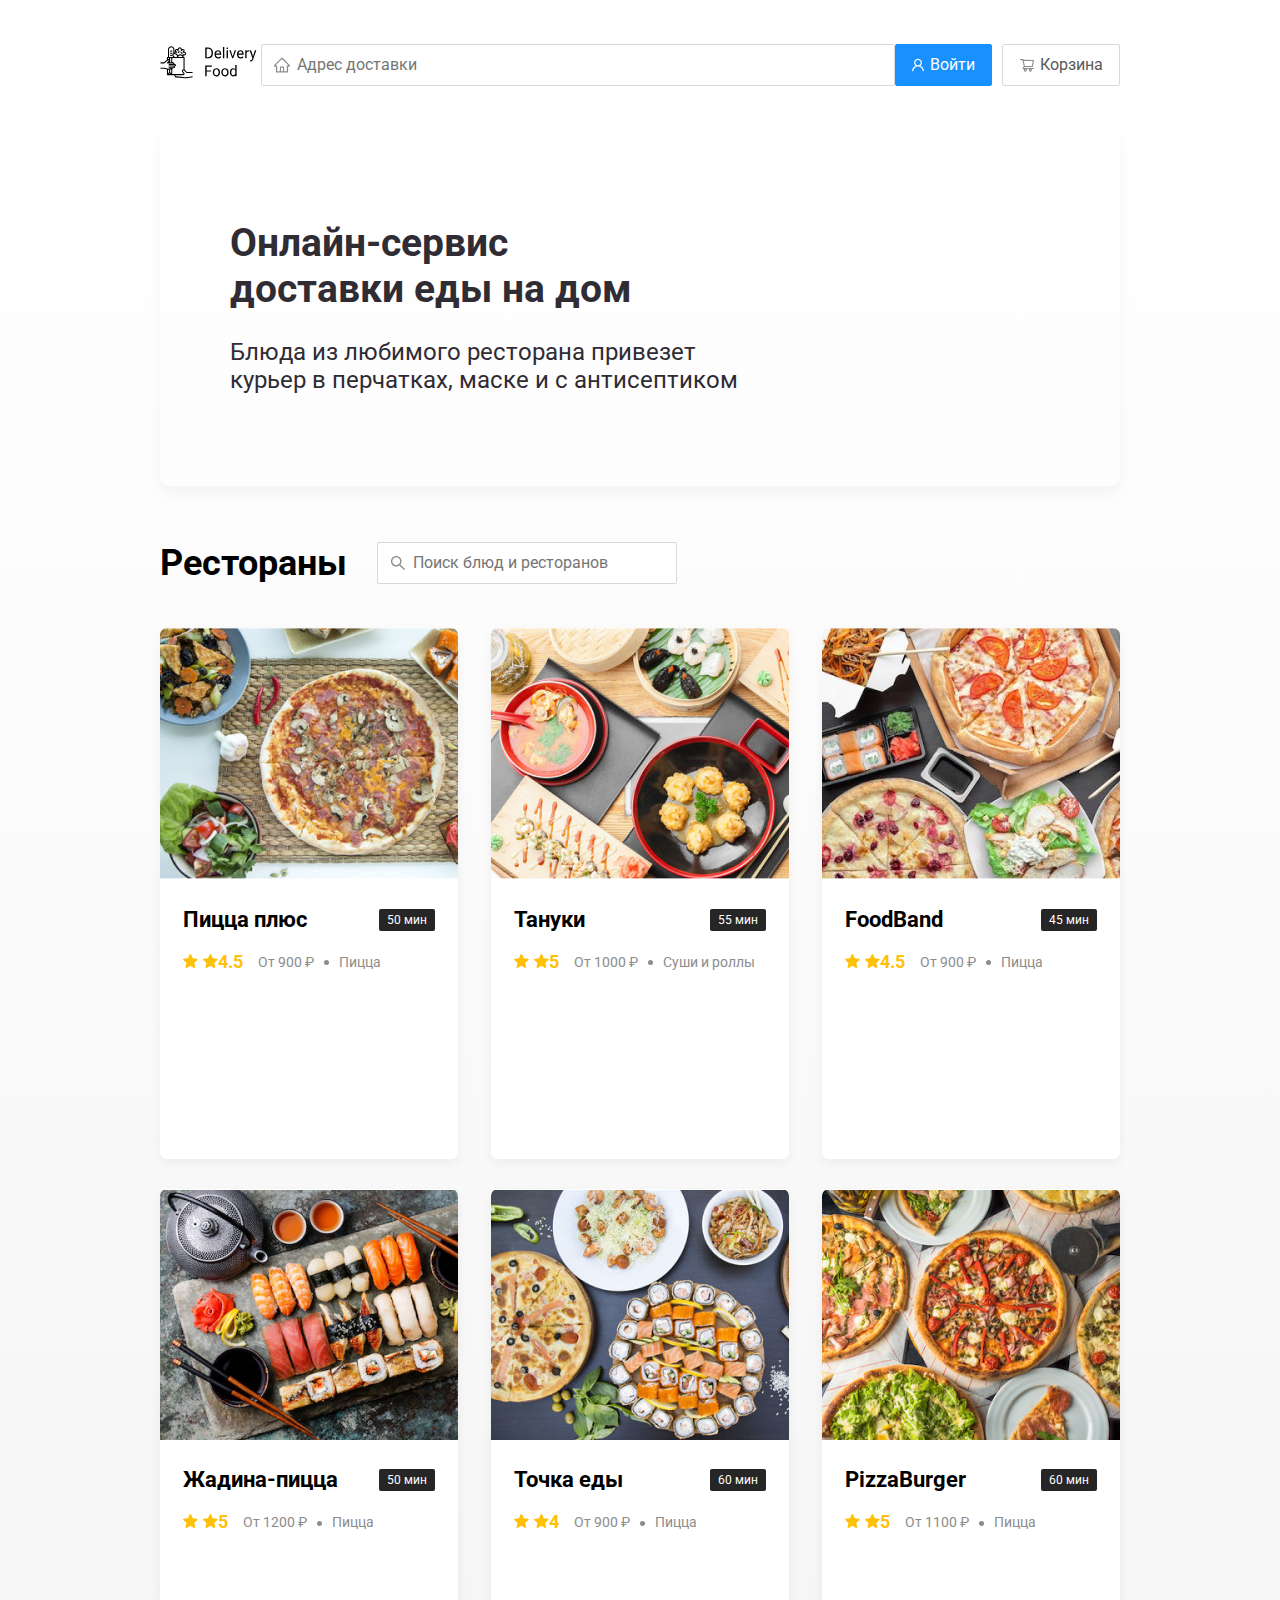
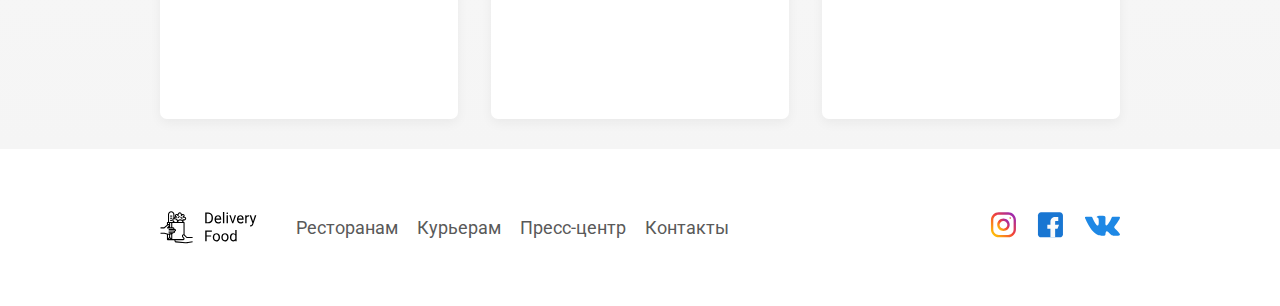
<file: index.html>
<!DOCTYPE html>
<html lang="ru">

<head>
    <meta charset="UTF-8">
    <meta name="viewport" content="width=device-width, initial-scale=1.0">
    <title>Delivery Food - доставка еды на дом</title>
    <link href="https://fonts.googleapis.com/css?family=Roboto:400,700&display=swap&subset=cyrillic" rel="stylesheet">
    <link rel="stylesheet" href="css/normalize.css">
    <link rel="stylesheet" href="css/animate.css">
    <link rel="stylesheet" href="./css/style.css">
</head>

<body>
    <div class="container">
        <header class="header">
            <a href="index.html" class="logo animated tada delay-2s">
                <img src="img/logo.svg" alt="logo" >
            </a>
            <input type="text" class="input input-address" placeholder="Адрес доставки">
            <div class="buttons">
                <button class="button button-primary">
                    <img src="img/user.svg" alt="user" class="button-icon">
                    <span class="button-text">Войти</span>
                </button>
                <button class="button">
                    <img src="img/cart.svg" alt="cart" class="button-icon">
                    <span class="button-text">Корзина</span>
                </button>
            </div>
        </header>

    </div>
    <!-- /.container -->
    <main class="main">
        <div class="container">
            <section class="promo">
                <h1 class="promo-title">Онлайн-сервис <br> доставки еды на дом</h1>
                <p class="promo-text">Блюда из любимого ресторана привезет курьер в перчатках, маске и с антисептиком
                </p>
            </section>

            <section class="restaurants">
                <div class="section-heading">
                    <h2 class="section-title">Рестораны</h2>
                    <input type="text" class="input input-search" placeholder="Поиск блюд и ресторанов">
                </div>
            </section>
            <div class="cards">
                <a href="restaurant.html" class="card animated fadeInUp">
                    <img src="img/image1.jpg" alt="image" class="card-img">
                    <div class="card-text">
                        <div class="card-heading">
                            <h3 class="card-title">Пицца плюс </h3>
                            <span class="card-tag tag">50 мин</span>
                        </div>
                        <!-- /.card-heading -->
                        <div class="card-info">
                            <div class="rating"><img src="img/rating.svg" alt="rating" class="rating-star">4.5</div>
                            <div class="price">От 900 ₽</div>
                            <div class="category">Пицца</div>
                        </div>
                        <!-- /.card-info -->
                    </div>
                    <!-- card-text -->
                </a>
                <!-- /.card -->

                <a href="restaurant.html" class="card animated fadeInUp delay-1s">
                    <img src="img/image2.jpg" alt="image" class="card-img">
                    <div class="card-text">
                        <div class="card-heading">
                            <h3 class="card-title">Тануки </h3>
                            <span class="card-tag tag">55 мин</span>
                        </div>
                        <!-- /.card-heading -->
                        <div class="card-info">
                            <div class="rating"><img src="img/rating.svg" alt="rating" class="rating-star">5</div>
                            <div class="price">От 1000 ₽</div>
                            <div class="category">Суши и роллы</div>
                        </div>
                        <!-- /.card-info -->
                    </div>
                    <!-- card-text -->
                </a>
                <!-- /.card -->

                <a href="restaurant.html" class="card animated fadeInUp delay-2s">
                    <img src="img/image3.jpg" alt="image" class="card-img">
                    <div class="card-text">
                        <div class="card-heading">
                            <h3 class="card-title">FoodBand </h3>
                            <span class="card-tag tag">45 мин</span>
                        </div>
                        <!-- /.card-heading -->
                        <div class="card-info">
                            <div class="rating"><img src="img/rating.svg" alt="rating" class="rating-star">4.5</div>
                            <div class="price">От 900 ₽</div>
                            <div class="category">Пицца</div>
                        </div>
                        <!-- /.card-info -->
                    </div>
                    <!-- card-text -->
                </a>
                <!-- /.card -->

                <a href="restaurant.html" class="card">
                    <img src="img/image4.jpg" alt="image" class="card-img">
                    <div class="card-text">
                        <div class="card-heading">
                            <h3 class="card-title">Жадина-пицца </h3>
                            <span class="card-tag tag">50 мин</span>
                        </div>
                        <!-- /.card-heading -->
                        <div class="card-info">
                            <div class="rating"><img src="img/rating.svg" alt="rating" class="rating-star">5</div>
                            <div class="price">От 1200 ₽</div>
                            <div class="category">Пицца</div>
                        </div>
                        <!-- /.card-info -->
                    </div>
                    <!-- card-text -->
                </a>
                <!-- /.card -->

                <a href="restaurant.html" class="card">
                    <img src="img/image5.jpg" alt="image" class="card-img">
                    <div class="card-text">
                        <div class="card-heading">
                            <h3 class="card-title">Точка еды </h3>
                            <span class="card-tag tag">60 мин</span>
                        </div>
                        <!-- /.card-heading -->
                        <div class="card-info">
                            <div class="rating"><img src="img/rating.svg" alt="rating" class="rating-star">4</div>
                            <div class="price">От 900 ₽</div>
                            <div class="category">Пицца</div>
                        </div>
                        <!-- /.card-info -->
                    </div>
                    <!-- card-text -->
                </a>
                <!-- /.card -->

                <a href="restaurant.html" class="card">
                    <img src="img/image6.jpg" alt="image" class="card-img">
                    <div class="card-text">
                        <div class="card-heading">
                            <h3 class="card-title">PizzaBurger </h3>
                            <span class="card-tag tag">60 мин</span>
                        </div>
                        <!-- /.card-heading -->
                        <div class="card-info">
                            <div class="rating"><img src="img/rating.svg" alt="rating" class="rating-star">5</div>
                            <div class="price">От 1100 ₽</div>
                            <div class="category">Пицца</div>
                        </div>
                        <!-- /.card-info -->
                    </div>
                    <!-- card-text -->
                </a>
                <!-- /.card -->

            </div>
            <!-- /.cards -->
        </div>

    </main>

    <footer class="footer">
        <div class="container">
            <div class="footer-block">
                <img src="img/logo.svg" alt="logo" class="logo footer-logo">
                <nav class="footer-nav">
                    <a href="#" class="footer-link">Ресторанам</a>
                    <a href="#" class="footer-link">Курьерам</a>
                    <a href="#" class="footer-link">Пресс-центр</a>
                    <a href="#" class="footer-link">Контакты</a>
                </nav>
                <div class="social-links">
                    <a href="#" class="social-link"><img src="img/instagram.svg" alt="instagram"></a>
                    <a href="#" class="social-link"><img src="img/facebook.svg" alt="facebook"></a>
                    <a href="#" class="social-link"><img src="img/vk.svg" alt="vk"></a>
                </div>
            </div>
        </div>
    </footer>

    <script src="js/main.js"></script>
    <script src="js/wow.min.js"></script>

</body>

</html>
</file>
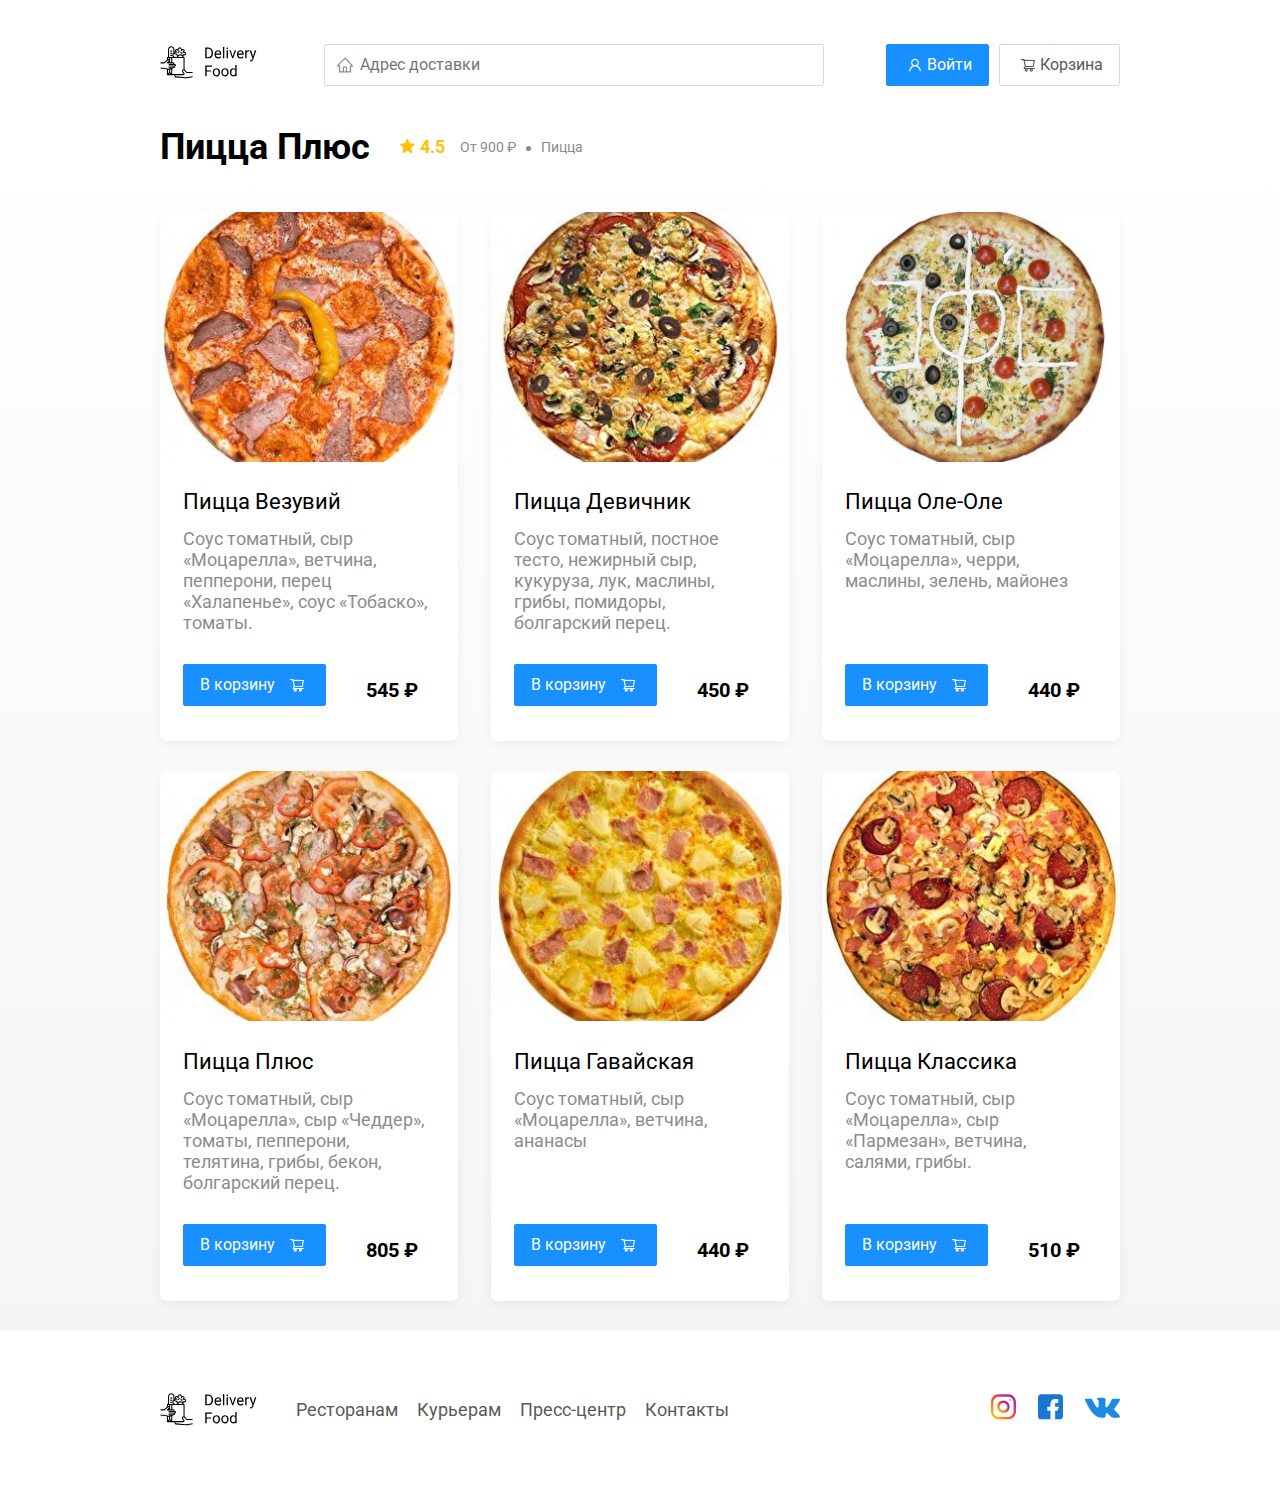
<file: restaurant.html>
<!DOCTYPE html>
<html lang="ru">
<head>
	<meta charset="UTF-8"/>
	<meta name="viewport" content="width=device-width, initial-scale=1.0"/>
	<title>PizzaBurger — доставка еды на дом</title>
	<link
			href="https://fonts.googleapis.com/css?family=Roboto:400,700&display=swap&subset=cyrillic"
			rel="stylesheet"
	/>
	<link rel="stylesheet" href="css/normalize.css"/>
	<link rel="stylesheet" href="css/style.css"/>
</head>
<body>
	<div class="container">
		<header class="header">
			<a href="index.html" class="logo">
				<img src="img/icon/logo.svg" alt="Logo"/>
			</a>
			<label class="address">
				<input type="text" class="input input-address" placeholder="Адрес доставки"/>
			</label>
			<div class="buttons">
				<button class="button button-primary button-auth">
					<span class="button-auth-svg"></span>
					<span class="button-text">Войти</span>
				</button>
				<button class="button" id="cart-button">
					<span class="button-cart-svg"></span>
					<span class="button-text">Корзина</span>
				</button>
			</div>
		</header>
	</div>
	<!-- /.container  -->

	<main class="main">
		<div class="container">
			<section class="menu">
				<div class="section-heading">
					<h2 class="section-title restaurant-title">Пицца Плюс</h2>
					<div class="card-info">
						<div class="rating">
							4.5
						</div>
						<div class="price">От 900 ₽</div>
						<div class="category">Пицца</div>
					</div>
					<!-- /.card-info -->
				</div>
				<div class="cards cards-menu">
					<div class="card">
						<img src="img/pizza-plus/pizza-vesuvius.jpg" alt="image" class="card-image"/>
						<div class="card-text">
							<div class="card-heading">
								<h3 class="card-title card-title-reg">Пицца Везувий</h3>
							</div>
							<!-- /.card-heading -->
							<div class="card-info">
								<div class="ingredients">Соус томатный, сыр «Моцарелла», ветчина, пепперони, перец
								                         «Халапенье», соус «Тобаско», томаты.
								</div>
							</div>
							<!-- /.card-info -->
							<div class="card-buttons">
								<button class="button button-primary button-add-cart">
									<span class="button-card-text">В корзину</span>
									<span class="button-cart-svg"></span>
								</button>
								<strong class="card-price-bold">545 ₽</strong>
							</div>
						</div>
						<!-- /.card-text -->
					</div>
					<!-- /.card -->

					<div class="card">
						<img src="img/pizza-plus/pizza-girls.jpg" alt="image" class="card-image"/>
						<div class="card-text">
							<div class="card-heading">
								<h3 class="card-title card-title-reg">Пицца Девичник</h3>
							</div>
							<!-- /.card-heading -->
							<div class="card-info">
								<div class="ingredients">Соус томатный, постное тесто, нежирный сыр, кукуруза, лук, маслины,
								                         грибы, помидоры, болгарский перец.
								</div>
							</div>
							<!-- /.card-info -->
							<div class="card-buttons">
								<button class="button button-primary button-add-cart">
									<span class="button-card-text">В корзину</span>
									<span class="button-cart-svg"></span>
								</button>
								<strong class="card-price-bold">450 ₽</strong>
							</div>
						</div>
						<!-- /.card-text -->
					</div>
					<!-- /.card -->

					<div class="card">
						<img src="img/pizza-plus/pizza-oleole.jpg" alt="image" class="card-image"/>
						<div class="card-text">
							<div class="card-heading">
								<h3 class="card-title card-title-reg">Пицца Оле-Оле</h3>
							</div>
							<!-- /.card-heading -->
							<div class="card-info">
								<div class="ingredients">Соус томатный, сыр «Моцарелла», черри, маслины, зелень, майонез
								</div>
							</div>
							<!-- /.card-info -->
							<div class="card-buttons">
								<button class="button button-primary button-add-cart">
									<span class="button-card-text">В корзину</span>
									<span class="button-cart-svg"></span>
								</button>
								<strong class="card-price-bold">440 ₽</strong>
							</div>
						</div>
						<!-- /.card-text -->
					</div>
					<!-- /.card -->

					<div class="card">
						<img src="img/pizza-plus/pizza-plus.jpg" alt="image" class="card-image"/>
						<div class="card-text">
							<div class="card-heading">
								<h3 class="card-title card-title-reg">Пицца Плюс</h3>
							</div>
							<!-- /.card-heading -->
							<div class="card-info">
								<div class="ingredients">Соус томатный, сыр «Моцарелла», сыр «Чеддер», томаты, пепперони,
								                         телятина, грибы, бекон, болгарский перец.
								</div>
							</div>
							<!-- /.card-info -->
							<div class="card-buttons">
								<button class="button button-primary button-add-cart">
									<span class="button-card-text">В корзину</span>
									<span class="button-cart-svg"></span>
								</button>
								<strong class="card-price-bold">805 ₽</strong>
							</div>
						</div>
						<!-- /.card-text -->
					</div>
					<!-- /.card -->

					<div class="card">
						<img src="img/pizza-plus/pizza-hawaiian.jpg" alt="image" class="card-image"/>
						<div class="card-text">
							<div class="card-heading">
								<h3 class="card-title card-title-reg">Пицца Гавайская</h3>
							</div>
							<!-- /.card-heading -->
							<div class="card-info">
								<div class="ingredients">Соус томатный, сыр «Моцарелла», ветчина, ананасы</div>
							</div>
							<!-- /.card-info -->
							<div class="card-buttons">
								<button class="button button-primary button-add-cart">
									<span class="button-card-text">В корзину</span>
									<span class="button-cart-svg"></span>
								</button>
								<strong class="card-price-bold">440 ₽</strong>
							</div>
						</div>
						<!-- /.card-text -->
					</div>
					<!-- /.card -->

					<div class="card">
						<img src="img/pizza-plus/pizza-classic.jpg" alt="image" class="card-image"/>
						<div class="card-text">
							<div class="card-heading">
								<h3 class="card-title card-title-reg">Пицца Классика</h3>
							</div>
							<!-- /.card-heading -->
							<div class="card-info">
								<div class="ingredients">Соус томатный, сыр «Моцарелла», сыр «Пармезан», ветчина, салями,
								                         грибы.
								</div>
							</div>
							<!-- /.card-info -->
							<div class="card-buttons">
								<button class="button button-primary button-add-cart">
									<span class="button-card-text">В корзину</span>
									<span class="button-cart-svg"></span>
								</button>
								<strong class="card-price-bold">510 ₽</strong>
							</div>
						</div>
						<!-- /.card-text -->
					</div>
					<!-- /.card -->
				</div>
				<!-- /.cards -->
			</section>
		</div>
		<!-- /.container -->
	</main>

	<footer class="footer">
		<div class="container">
			<div class="footer-block">
				<img src="img/icon/logo.svg" alt="logo" class="logo footer-logo"/>
				<nav class="footer-nav">
					<a href="#" class="footer-link">Ресторанам </a>
					<a href="#" class="footer-link">Курьерам</a>
					<a href="#" class="footer-link">Пресс-центр</a>
					<a href="#" class="footer-link">Контакты</a>
				</nav>
				<div class="social-links">
					<a href="#" class="social-link"><img src="img/social/instagram.svg" alt="instagram"/></a>
					<a href="#" class="social-link"><img src="img/social/fb.svg" alt="facebook"/></a>
					<a href="#" class="social-link"><img src="img/social/vk.svg" alt="vk"/></a>
				</div>
				<!-- /.social-links -->
			</div>
			<!-- /.footer-block -->
		</div>
	</footer>

	<div class="modal modal-cart">
		<div class="modal-dialog">
			<div class="modal-header">
				<h3 class="modal-title">Корзина</h3>
				<button class="close">&times;</button>
			</div>
			<!-- /.modal-header -->
			<div class="modal-body">
				<div class="food-row">
					<span class="food-name">Ролл угорь стандарт</span>
					<strong class="food-price">250 ₽</strong>
					<div class="food-counter">
						<button class="counter-button">-</button>
						<span class="counter">1</span>
						<button class="counter-button">+</button>
					</div>
				</div>
				<!-- /.foods-row -->
				<div class="food-row">
					<span class="food-name">Ролл угорь стандарт</span>
					<strong class="food-price">250 ₽</strong>
					<div class="food-counter">
						<button class="counter-button">-</button>
						<span class="counter">1</span>
						<button class="counter-button">+</button>
					</div>
				</div>
				<!-- /.foods-row -->
				<div class="food-row">
					<span class="food-name">Ролл угорь стандарт</span>
					<strong class="food-price">250 ₽</strong>
					<div class="food-counter">
						<button class="counter-button">-</button>
						<span class="counter">1</span>
						<button class="counter-button">+</button>
					</div>
				</div>
				<!-- /.foods-row -->
				<div class="food-row">
					<span class="food-name">Ролл угорь стандарт</span>
					<strong class="food-price">250 ₽</strong>
					<div class="food-counter">
						<button class="counter-button">-</button>
						<span class="counter">1</span>
						<button class="counter-button">+</button>
					</div>
				</div>
				<!-- /.foods-row -->
			</div>
			<!-- /.modal-body -->
			<div class="modal-footer">
				<span class="modal-pricetag">1250 ₽</span>
				<div class="footer-buttons">
					<button class="button button-primary">Оформить заказ</button>
					<button class="button clear-cart">Отмена</button>
				</div>
			</div>
			<!-- /.modal-footer -->
		</div>
		<!-- /.modal-dialog -->
	</div>


	<script src="js/main.js"></script>
</body>
</html>
</file>
<file: css/style.css>
* {
    box-sizing: border-box;
}

body {
    font-family: "Roboto", sans-serif;
    padding-top: 44px;
}

a,
button {
    cursor: pointer;
    color: inherit;
}

.hide {
    display: none;
}

.container {
    max-width: 1200px;
    margin: auto;
}

.header {
    display: flex;
    align-items: center;
    justify-content: space-between;
    margin-bottom: 40px;
}

.input {
    background-color: #ffffff;
    border: 1px solid #d9d9d9;
    border-radius: 2px;
    font-size: 16px;
    line-height: 24px;
    padding: 8px 8px 8px 35px;
    background-repeat: no-repeat;
    background-position: left 11px center;
}

.address {
    flex: 0.8;
}

.input-address {
    width: 100%;
    background-image: url(../img/icon/home.svg);
}

.search {
    margin-left: auto;
}

.input-search {
    width: 300px;
    background-image: url(../img/icon/search.svg);

}

.buttons {
    display: flex;
    align-items: center;
}

.button {
    display: flex;
    align-items: center;
    padding: 8px 16px;
    background: #ffffff;
    border: 1px solid #d9d9d9;
    box-sizing: border-box;
    box-shadow: 0 0 2px rgba(0, 0, 0, 0.0015);
    border-radius: 2px;
    color: #595959;
    font-size: 16px;
    line-height: 24px;
}

.button:hover {
    background: #1890ff;
    border: 1px solid #1890ff;
    color: #fff;
}


.button-primary {
    background: #1890ff;
    border: 1px solid #1890ff;
    color: #fff;
    margin-right: 10px;
}

.button-primary:hover {
    background: #ffffff;
    border: 1px solid #d9d9d9;
    color: #595959;
}

.button-icon {
    margin-right: 6px;
}

.button-card-text {
    margin-right: 10px;
}

.button-auth {
    background-position: 20px 13px;
}

.button-primary .button-auth-svg {
    width: 24px;
    height: 24px;
    background-color: #fff;
    -webkit-mask: url("../img/icon/user.svg") no-repeat 50% 50%;
    mask: url("../img/icon/user.svg") no-repeat 50% 50%;
    background-repeat: no-repeat;
}

.button-primary:hover .button-auth-svg {
    background-color: #595959;
}

.button .button-cart-svg {
    width: 24px;
    height: 24px;
    background-color: #595959;
    -webkit-mask: url("../img/icon/shopping-cart.svg") no-repeat 50% 50%;
    mask: url("../img/icon/shopping-cart.svg") no-repeat 50% 50%;
    background-repeat: no-repeat;
}

.button-primary .button-cart-svg {
    background-color: #fff;
}

.button:hover .button-cart-svg {
    background-color: #fff;
}

.button-primary:hover .button-cart-svg {
    background-color: #595959;
}

.button-cart {
    display: none;
    margin: 0 5px;
}

.button-out {
    display: none;
    margin: 0 5px;
}

.user-name {
    display: none;
    margin-right: 20px;
    font-weight: bold;
    font-size: 18px;
}

.promo-slider {

    width: 600px;
    height: 300px;

}

.promo {
    box-shadow: 0 7px 12px rgba(158, 158, 163, 0.1);
    border-radius: 10px;
    padding: 68px 70px;
    margin-bottom: 56px;
}

.pizza {
    background: #fff1b8 url(../img/promo/pizza.png) no-repeat top -100px right -250px / 830px
}

.kebab {
    background: #D6E4FF url(../img/promo/kebab.png) no-repeat top 45px right 40px / 450px;
}

.vegetables {
    background: #FFF566 url(../img/promo/vegetables.png) no-repeat top 0 right 0 / 825px
}

.sushi {
    background: #FFF1F0 url(../img/promo/sushi.png) no-repeat top 10px right 15px / 500px
}

.promo-title {
    font-style: normal;
    font-weight: bold;
    font-size: 39px;
    line-height: 46px;
    color: #302c34;
}

.promo-text {
    font-style: normal;
    font-weight: normal;
    font-size: 24px;
    line-height: 28px;
    color: #302c34;
    max-width: 538px;
}

.main {
    background: linear-gradient(180deg, rgba(245, 245, 245, 0) 1.04%, #f5f5f5 100%);
}

.section-heading {
    display: flex;
    align-items: center;
    margin-bottom: 44px;
}

.section-title {
    font-style: normal;
    font-weight: bold;
    font-size: 36px;
    line-height: 42px;
    margin: 0 30px 0 0;
    color: #000000;
}

.cards {
    display: flex;
    align-items: flex-start;
    justify-content: space-between;
    flex-wrap: wrap;
}

.card {
    background: #ffffff;
    box-shadow: 0 4px 12px rgba(0, 0, 0, 0.05);
    border-radius: 7px;
    overflow: hidden;
    margin-bottom: 30px;
    flex-basis: 31%;
    text-decoration: none;

}

.card-restaurant {
    cursor: pointer
}

.card-image {
    width: 100%;
    height: 250px;
    object-fit: cover;
}


.card-text {
    padding: 20px 23px 35px;
    min-height: 275px;
    display: flex;
    flex-direction: column;
}



.restaurants .card-text {
    min-height: auto;
}

.card-heading {
    display: flex;
    align-items: center;
    justify-content: space-between;
    margin-bottom: 10px;
}

.card-title {
    margin: 0;
    font-style: normal;
    font-weight: bold;
    font-size: 22px;
    line-height: 32px;
}

.card-title-reg {
    font-weight: 400;
}

.card-tag {
    font-style: normal;
    font-weight: normal;
    font-size: 12px;
    line-height: 20px;
    color: #ffffff;
    background: #262626;
    border-radius: 2px;
    padding: 1px 8px;
}

.card-info {
    display: flex;
    align-items: center;
    flex-wrap: wrap;
}

.card-buttons {
    display: flex;
    margin-top: 24px;
    flex-grow: 1;
    align-items: flex-end;
}

.card-price-bold {
    font-weight: bold;
    font-size: 20px;
    line-height: 32px;
    margin-left: 30px;
}

.rating {
    background-image: url("../img/icon/rating.svg");
    background-repeat: no-repeat;
    background-position: 0 7px;
    padding-left: 20px;
    margin-right: 26px;
    color: #ffc107;
    font-weight: bold;
    font-size: 18px;
    line-height: 32px;
}

.price,
.category {
    color: #8c8c8c;
    font-size: 18px;
    line-height: 32px;
}

.price {
    margin-right: 10px;
}

.ingredients {
    color: #8c8c8c;
    font-size: 18px;
    line-height: 21px;
}

.category {
    text-overflow: ellipsis;
    overflow: hidden;
    white-space: nowrap;
    max-width: 150px;
}

.price:after {
    content: "";
    width: 5px;
    height: 5px;
    background-color: #8c8c8c;
    display: inline-block;
    vertical-align: middle;
    border-radius: 50%;
    margin-left: 10px;
}

.footer {
    padding: 60px 0;
}

.footer-block {
    display: flex;
    align-items: center;
    justify-content: space-between;
}

.footer-nav {
    margin-left: 35px;
    margin-right: auto;
}

.footer-link {
    display: inline-block;
    color: #595959;
    font-style: normal;
    font-weight: normal;
    font-size: 18px;
    line-height: 21px;
    text-decoration: none;
}

.footer-link:not(:last-child) {
    margin-right: 15px;
}

.social-links {
    display: flex;
    align-items: center;
}

.social-link:not(:last-child) {
    margin-right: 21px;
}

.modal {
    position: fixed;
    left: 0;
    top: 0;
    width: 100%;
    height: 100%;
    background: rgba(0, 0, 0, 0.4);
    display: none;
    z-index: 999;
}

.modal-auth {
    position: fixed;
    left: 0;
    top: 0;
    width: 100%;
    height: 100%;
    background: rgba(0, 0, 0, 0.4);
    display: none;
    z-index: 999;
}

.is-open {
    display: flex;
}

.modal-dialog {
    max-width: 780px;
    width: 95%;
    background: #ffffff;
    border-radius: 5px;
    margin: auto;
    padding: 40px 45px;
}

.modal-dialog-auth {
    width: auto;
    position: relative;
}

.label-auth {
    display: block;
    margin: 30px;
}

.label-auth span {
    width: 80px;
    display: inline-block;
}

.modal-header {
    display: flex;
    align-items: center;
    justify-content: space-between;
    margin-bottom: 45px;
}

.modal-title {
    margin: 0;
    font-weight: bold;
    font-size: 36px;
    line-height: 42px;
}

.close {
    font-size: 36px;
    border: none;
    background-color: transparent;
}

.close-auth {
    font-size: 36px;
    border: none;
    background-color: transparent;
    position: absolute;
    top: 10px;
    right: 20px;
}

.modal-body {
    margin-bottom: 22px;
}

.food-row {
    display: flex;
    align-items: flex-start;
    justify-content: space-between;
    padding-bottom: 8px;
    border-bottom: 1px solid #d9d9d9;
    margin-bottom: 15px;
}

.food-name {
    font-weight: normal;
    font-size: 18px;
    line-height: 32px;
}

.food-price {
    margin-left: auto;
    margin-right: 47px;
    font-weight: bold;
    font-size: 20px;
    line-height: 32px;
}

.food-counter {
    display: flex;
    align-items: center;
}

.counter-button {
    display: flex;
    align-items: center;
    justify-content: center;
    width: 39px;
    height: 32px;
    background: #ffffff;
    border: 1px solid #40a9ff;
    box-sizing: border-box;
    border-radius: 2px;
    font-weight: normal;
    font-size: 14px;
    line-height: 22px;
    color: #40a9ff;
}

.counter-button:hover {
    background: #40a9ff;
    border: 1px solid #ffffff;
    color: #ffffff;
}

.counter {
    font-size: 16px;
    line-height: 24px;
    margin-left: 10px;
    margin-right: 10px;
}

.modal-footer {
    display: flex;
    align-items: center;
    justify-content: space-between;
}

.modal-auth .modal-footer {
    justify-content: flex-end;
}

.footer-buttons {
    display: flex;
    align-items: center;
}

.modal-pricetag {
    background: #262626;
    border-radius: 5px;
    color: #ffffff;
    padding: 15px 20px;
    font-size: 20px;
    line-height: 23px;
}

@media (max-width: 1366px) {
    .container {
        max-width: 960px;
    }

    .pizza {
        background-position: center right -300px;
        background-size: 750px;
    }


    .kebab {
        background-position: top -5px right -93px;
        background-size: 530px;
    }

    .vegetables {
        background-position: top 0 right -93px;
        background-size: 820px;
    }

    .sushi {
        background-position: center right -90px;
    }

    .rating {
        margin-right: 15px;
    }

    .category,
    .price {
        font-size: 14px;
    }
}

@media (max-width: 992px) {
    .container {
        max-width: 750px;
    }



    .pizza {
        padding: 50px;
        background-size: 500px;
        background-position: center right -200px;
    }


    .kebab {
        background-position: top 55px right -100px;
        background-size: 385px;
    }

    .vegetables {
        background-position: top 0 right -280px;
        background-size: 810px;
    }

    .sushi {
        background-position: top 30px right -175px;
    }



    .promo-text {
        font-size: 18px;
        max-width: 400px;
    }

    .card {
        flex-basis: 49%;
    }

    .footer-link {
        font-size: 16px;
    }
}

@media (max-width: 768px) {
    .container {
        max-width: 560px;
    }

    .card-info {
        flex-wrap: wrap;
    }

    .card .rating {
        flex-basis: 100%;
    }

    .card-title {
        font-size: 18px;
    }

    .card-text {
        min-height: 290px;
    }

    .card-price-bold {
        margin-left: 20px;
    }


    .pizza {
        background-size: 400px;
        background-position: bottom 50px right -200px;
    }


    .kebab {
        background-position: top -5px right -74px;
        background-size: 300px;
    }

    .vegetables {
        background-position: top 0 right -240px;
        background-size: 702px;
    }

    .sushi {
        background-position: top -24px right -75px;
        background-size: 302px;
    }

    .promo-title {
        font-size: 24px;
        line-height: 1.4;
    }

    .promo-text {
        margin-top: 0;
    }
}

@media (max-width: 578px) {
    .container {
        width: 90%;
    }

    .address {
        min-width: 100%;
        order: 1;
    }

    .header {
        flex-wrap: wrap;
    }

    .input-address {
        margin-top: 15px;
        order: 5;
        flex: 1;
    }

    .promo {
        background-image: none;
    }

    .promo-title {
        margin-bottom: 10px;
    }

    .section-title {
        font-size: 20px;
    }

    .card {
        flex-basis: 100%;
    }

    .card-text {
        min-height: auto;
    }

    .card-image {
        width: 100%;
    }

    .footer {
        padding: 30px 0;
    }

    .footer-block {
        align-items: flex-start;
    }

    .footer-nav {
        margin-left: 0;
        margin-right: 0;
        order: 0;
        display: flex;
        flex-direction: column;
    }

    .footer-logo {
        margin-right: 15px;
        order: 1;
    }

    .social-links {
        order: 2;
    }
}

@media (max-width: 480px) {
    .button-text {
        display: none;
    }

    .button-icon {
        margin: 0;
    }

    .user-name {
        margin: 10px;

    }

    .buttons {
        flex-wrap: wrap;
        margin-left: auto;
    }

    .button {
        min-height: 40px;
        padding: 5px 12px;

    }

    .button-out-svg {
        width: 24px;
        height: 24px;
        background-color: #fff;
        -webkit-mask: url(../img/icon/logout.svg) no-repeat 50% 50%;
        mask: url(../img/icon/logout.svg) no-repeat 50% 50%;
        background-repeat: no-repeat;
        -webkit-mask-size: 20px;
        mask-size: 20px;
    }

    .promo {
        padding: 20px;
    }

    .section-heading {
        flex-wrap: wrap;
    }

    .footer-block {
        flex-wrap: wrap;
        flex-direction: column;
        align-items: center;
    }

    .footer-logo {
        order: 0;
        margin-bottom: 20px;
    }

    .footer-nav {
        margin-bottom: 20px;
        text-align: center;
    }

    .footer-link:not(:last-child) {
        margin-right: 0;
    }
}
</file>
